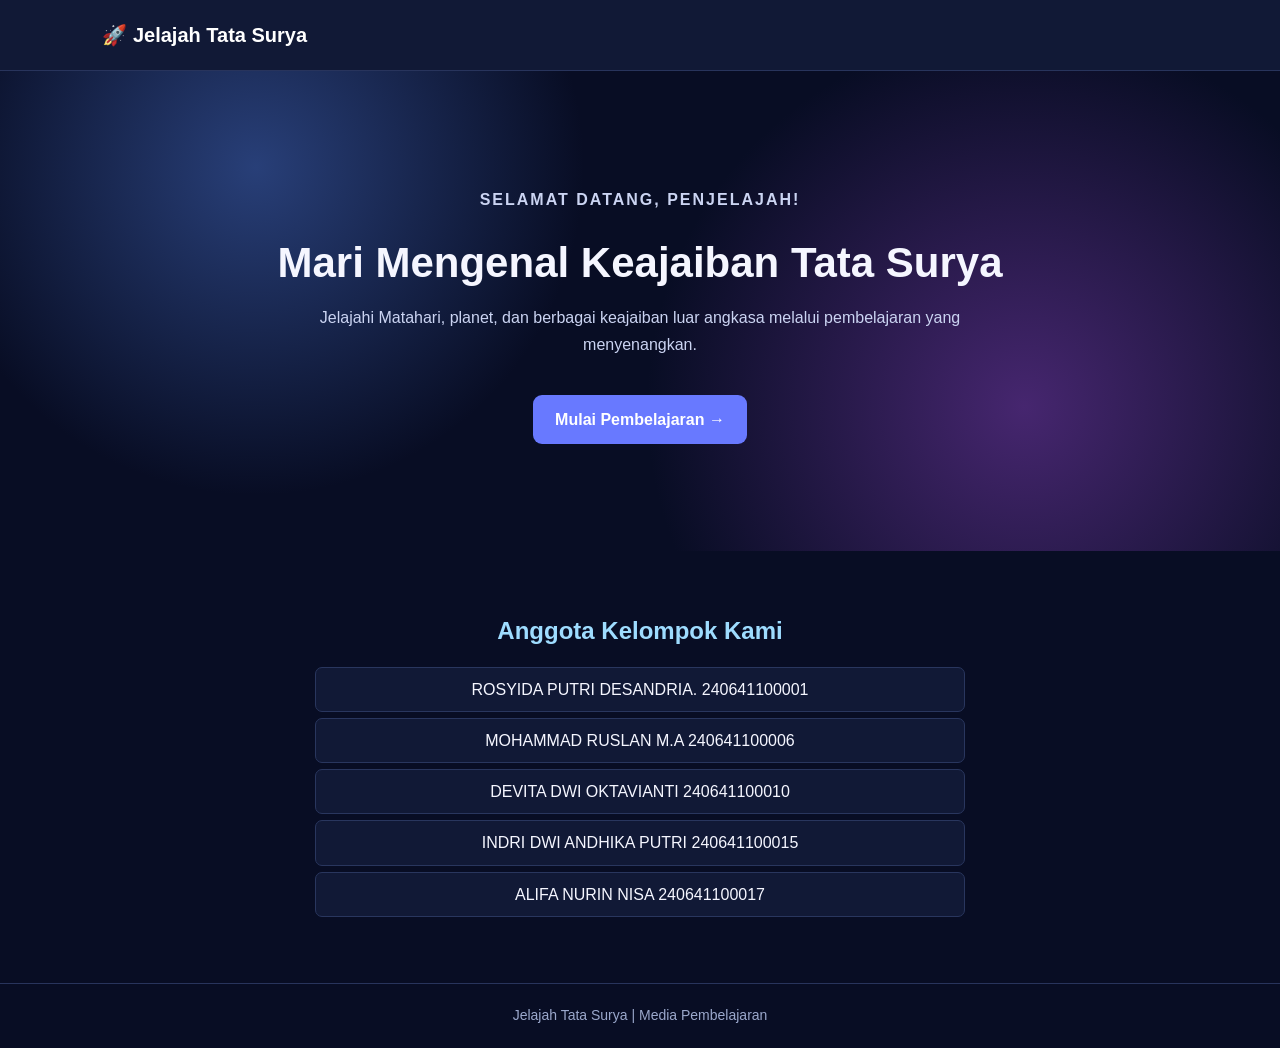
<file: tata surya/index.html>
<!DOCTYPE html>
<html lang="id">
<head>
    <meta charset="UTF-8">
    <meta name="viewport" content="width=device-width, initial-scale=1.0">
    <title>Jelajah Tata Surya</title>
    <link rel="stylesheet" href="style.css">
</head>
<body>

    <header class="navbar">
        <h2>🚀 Jelajah Tata Surya</h2>
    </header>

    <main>
        <section class="hero">
            <p class="label">SELAMAT DATANG, PENJELAJAH!</p>
            <h1>Mari Mengenal Keajaiban Tata Surya</h1>
            <p>
                Jelajahi Matahari, planet, dan berbagai keajaiban
                luar angkasa melalui pembelajaran yang menyenangkan.
            </p>
            <a href="menu.html" class="tombol">Mulai Pembelajaran →</a>
        </section>

        <section class="anggota">
            <h2>Anggota Kelompok Kami</h2>
            <p>ROSYIDA PUTRI DESANDRIA. 240641100001</p>
            <p>MOHAMMAD RUSLAN M.A 240641100006</p>
            <p>DEVITA DWI OKTAVIANTI 240641100010</p>
            <p>INDRI DWI ANDHIKA PUTRI 240641100015</p>
            <p>ALIFA NURIN NISA 240641100017</p>
        </section>
    </main>

    <footer>
        <p>Jelajah Tata Surya | Media Pembelajaran</p>
    </footer>

</body>
</html>
</file>
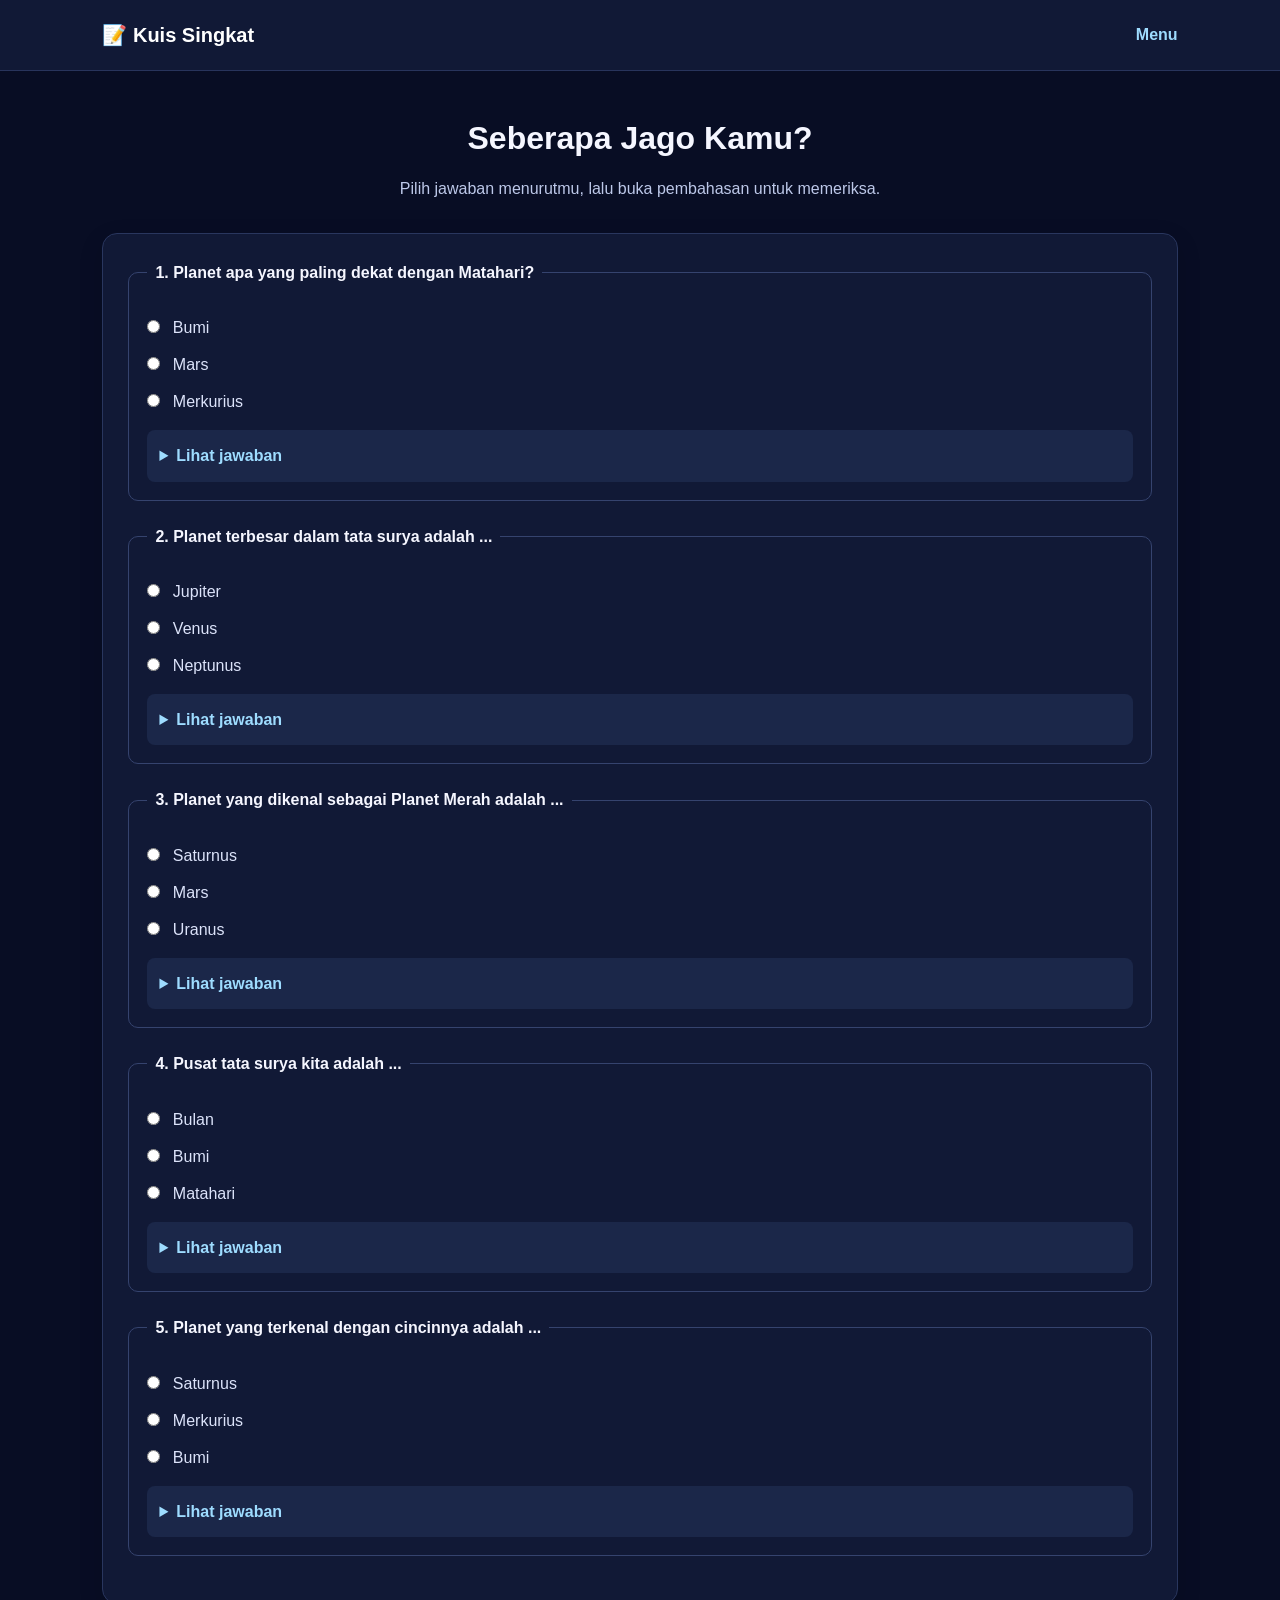
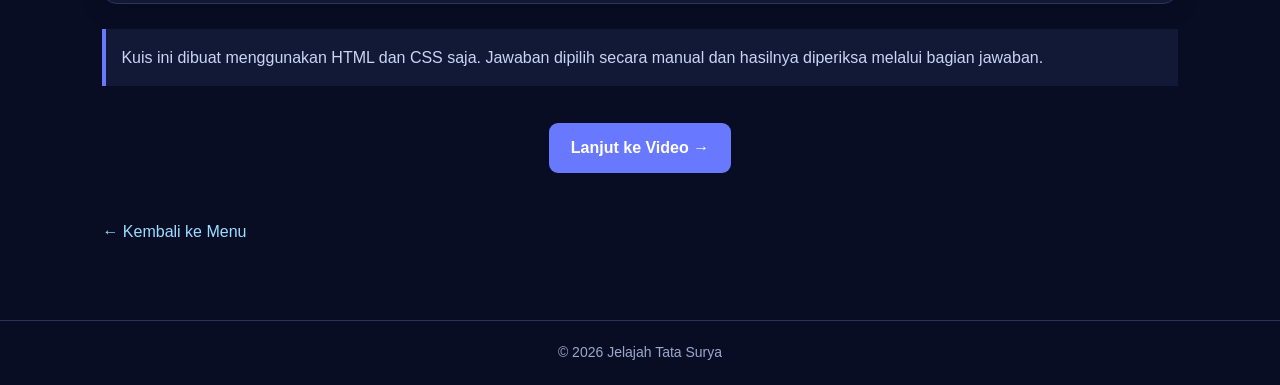
<file: tata surya/kuis.html>
<!DOCTYPE html>
<html lang="id">
<head>
    <meta charset="UTF-8">
    <meta name="viewport" content="width=device-width, initial-scale=1.0">
    <title>Kuis Tata Surya</title>
    <link rel="stylesheet" href="style.css">
</head>
<body>

    <header class="navbar">
        <h2>📝 Kuis Singkat</h2>
        <a href="menu.html" class="link-nav">Menu</a>
    </header>

    <main class="container">
        <section class="judul-halaman">
            <h1>Seberapa Jago Kamu?</h1>
            <p>Pilih jawaban menurutmu, lalu buka pembahasan untuk memeriksa.</p>
        </section>

        <form class="kartu kuis">
            <fieldset>
                <legend>1. Planet apa yang paling dekat dengan Matahari?</legend>
                <label><input type="radio" name="soal1"> Bumi</label>
                <label><input type="radio" name="soal1"> Mars</label>
                <label><input type="radio" name="soal1"> Merkurius</label>
                <details>
                    <summary>Lihat jawaban</summary>
                    <p>Jawaban: Merkurius.</p>
                </details>
            </fieldset>

            <fieldset>
                <legend>2. Planet terbesar dalam tata surya adalah ...</legend>
                <label><input type="radio" name="soal2"> Jupiter</label>
                <label><input type="radio" name="soal2"> Venus</label>
                <label><input type="radio" name="soal2"> Neptunus</label>
                <details>
                    <summary>Lihat jawaban</summary>
                    <p>Jawaban: Jupiter.</p>
                </details>
            </fieldset>

            <fieldset>
                <legend>3. Planet yang dikenal sebagai Planet Merah adalah ...</legend>
                <label><input type="radio" name="soal3"> Saturnus</label>
                <label><input type="radio" name="soal3"> Mars</label>
                <label><input type="radio" name="soal3"> Uranus</label>
                <details>
                    <summary>Lihat jawaban</summary>
                    <p>Jawaban: Mars.</p>
                </details>
            </fieldset>

            <fieldset>
                <legend>4. Pusat tata surya kita adalah ...</legend>
                <label><input type="radio" name="soal4"> Bulan</label>
                <label><input type="radio" name="soal4"> Bumi</label>
                <label><input type="radio" name="soal4"> Matahari</label>
                <details>
                    <summary>Lihat jawaban</summary>
                    <p>Jawaban: Matahari.</p>
                </details>
            </fieldset>

            <fieldset>
                <legend>5. Planet yang terkenal dengan cincinnya adalah ...</legend>
                <label><input type="radio" name="soal5"> Saturnus</label>
                <label><input type="radio" name="soal5"> Merkurius</label>
                <label><input type="radio" name="soal5"> Bumi</label>
                <details>
                    <summary>Lihat jawaban</summary>
                    <p>Jawaban: Saturnus.</p>
                </details>
            </fieldset>
        </form>

        <p class="catatan">
            Kuis ini dibuat menggunakan HTML dan CSS saja. Jawaban dipilih
            secara manual dan hasilnya diperiksa melalui bagian jawaban.
        </p>

        <div class="tengah">
            <a href="video.html" class="tombol">Lanjut ke Video →</a>
        </div>

        <a href="menu.html" class="kembali">← Kembali ke Menu</a>
    </main>

    <footer>
        <p>© 2026 Jelajah Tata Surya</p>
    </footer>

</body>
</html>
</file>
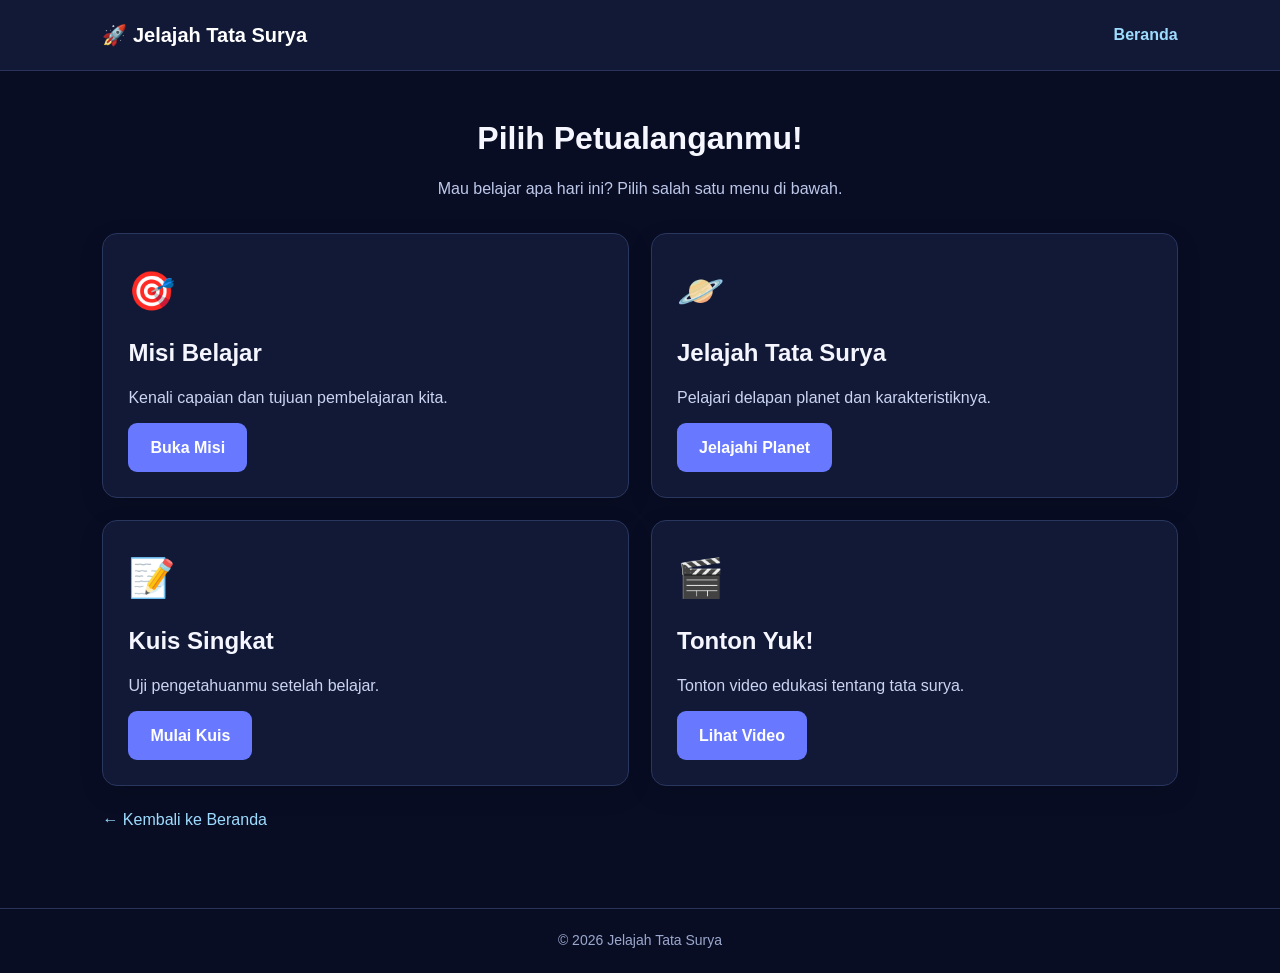
<file: tata surya/menu.html>
<!DOCTYPE html>
<html lang="id">
<head>
    <meta charset="UTF-8">
    <meta name="viewport" content="width=device-width, initial-scale=1.0">
    <title>Menu Pembelajaran</title>
    <link rel="stylesheet" href="style.css">
</head>
<body>

    <header class="navbar">
        <h2>🚀 Jelajah Tata Surya</h2>
        <a href="index.html" class="link-nav">Beranda</a>
    </header>

    <main class="container">
        <section class="judul-halaman">
            <h1>Pilih Petualanganmu!</h1>
            <p>Mau belajar apa hari ini? Pilih salah satu menu di bawah.</p>
        </section>

        <section class="grid-menu">
            <article class="kartu">
                <div class="ikon">🎯</div>
                <h2>Misi Belajar</h2>
                <p>Kenali capaian dan tujuan pembelajaran kita.</p>
                <a href="misi.html" class="tombol">Buka Misi</a>
            </article>

            <article class="kartu">
                <div class="ikon">🪐</div>
                <h2>Jelajah Tata Surya</h2>
                <p>Pelajari delapan planet dan karakteristiknya.</p>
                <a href="planet.html" class="tombol">Jelajahi Planet</a>
            </article>

            <article class="kartu">
                <div class="ikon">📝</div>
                <h2>Kuis Singkat</h2>
                <p>Uji pengetahuanmu setelah belajar.</p>
                <a href="kuis.html" class="tombol">Mulai Kuis</a>
            </article>

            <article class="kartu">
                <div class="ikon">🎬</div>
                <h2>Tonton Yuk!</h2>
                <p>Tonton video edukasi tentang tata surya.</p>
                <a href="video.html" class="tombol">Lihat Video</a>
            </article>
        </section>

        <a href="index.html" class="kembali">← Kembali ke Beranda</a>
    </main>

    <footer>
        <p>© 2026 Jelajah Tata Surya</p>
    </footer>

</body>
</html>
</file>
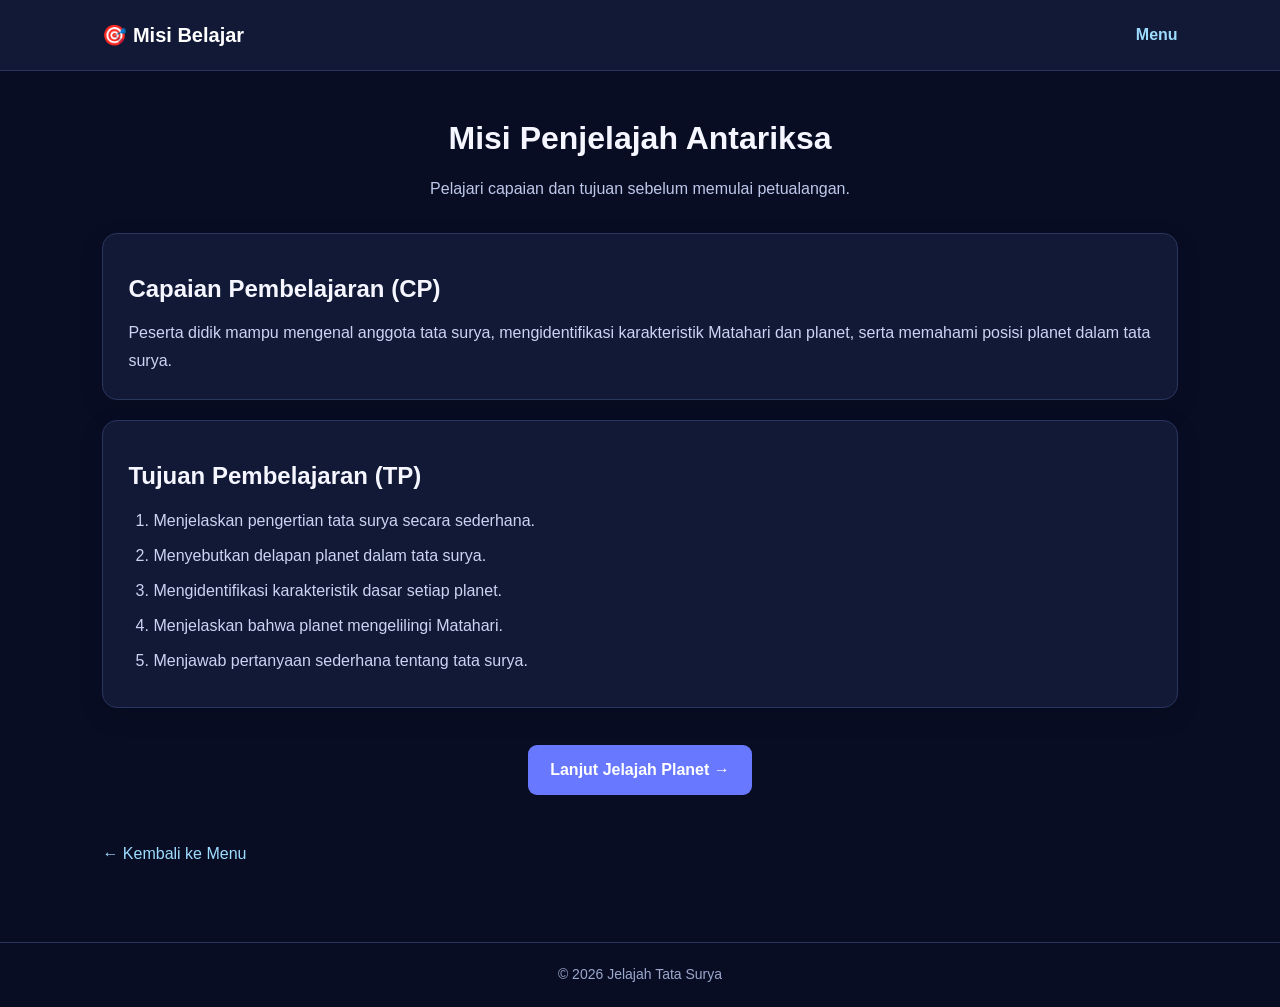
<file: tata surya/misi.html>
<!DOCTYPE html>
<html lang="id">
<head>
    <meta charset="UTF-8">
    <meta name="viewport" content="width=device-width, initial-scale=1.0">
    <title>Misi Belajar</title>
    <link rel="stylesheet" href="style.css">
</head>
<body>

    <header class="navbar">
        <h2>🎯 Misi Belajar</h2>
        <a href="menu.html" class="link-nav">Menu</a>
    </header>

    <main class="container">
        <section class="judul-halaman">
            <h1>Misi Penjelajah Antariksa</h1>
            <p>Pelajari capaian dan tujuan sebelum memulai petualangan.</p>
        </section>

        <section class="kartu isi-misi">
            <h2>Capaian Pembelajaran (CP)</h2>
            <p>
                Peserta didik mampu mengenal anggota tata surya,
                mengidentifikasi karakteristik Matahari dan planet,
                serta memahami posisi planet dalam tata surya.
            </p>
        </section>

        <section class="kartu isi-misi">
            <h2>Tujuan Pembelajaran (TP)</h2>
            <ol>
                <li>Menjelaskan pengertian tata surya secara sederhana.</li>
                <li>Menyebutkan delapan planet dalam tata surya.</li>
                <li>Mengidentifikasi karakteristik dasar setiap planet.</li>
                <li>Menjelaskan bahwa planet mengelilingi Matahari.</li>
                <li>Menjawab pertanyaan sederhana tentang tata surya.</li>
            </ol>
        </section>

        <div class="tengah">
            <a href="planet.html" class="tombol">Lanjut Jelajah Planet →</a>
        </div>

        <a href="menu.html" class="kembali">← Kembali ke Menu</a>
    </main>

    <footer>
        <p>© 2026 Jelajah Tata Surya</p>
    </footer>

</body>
</html>
</file>
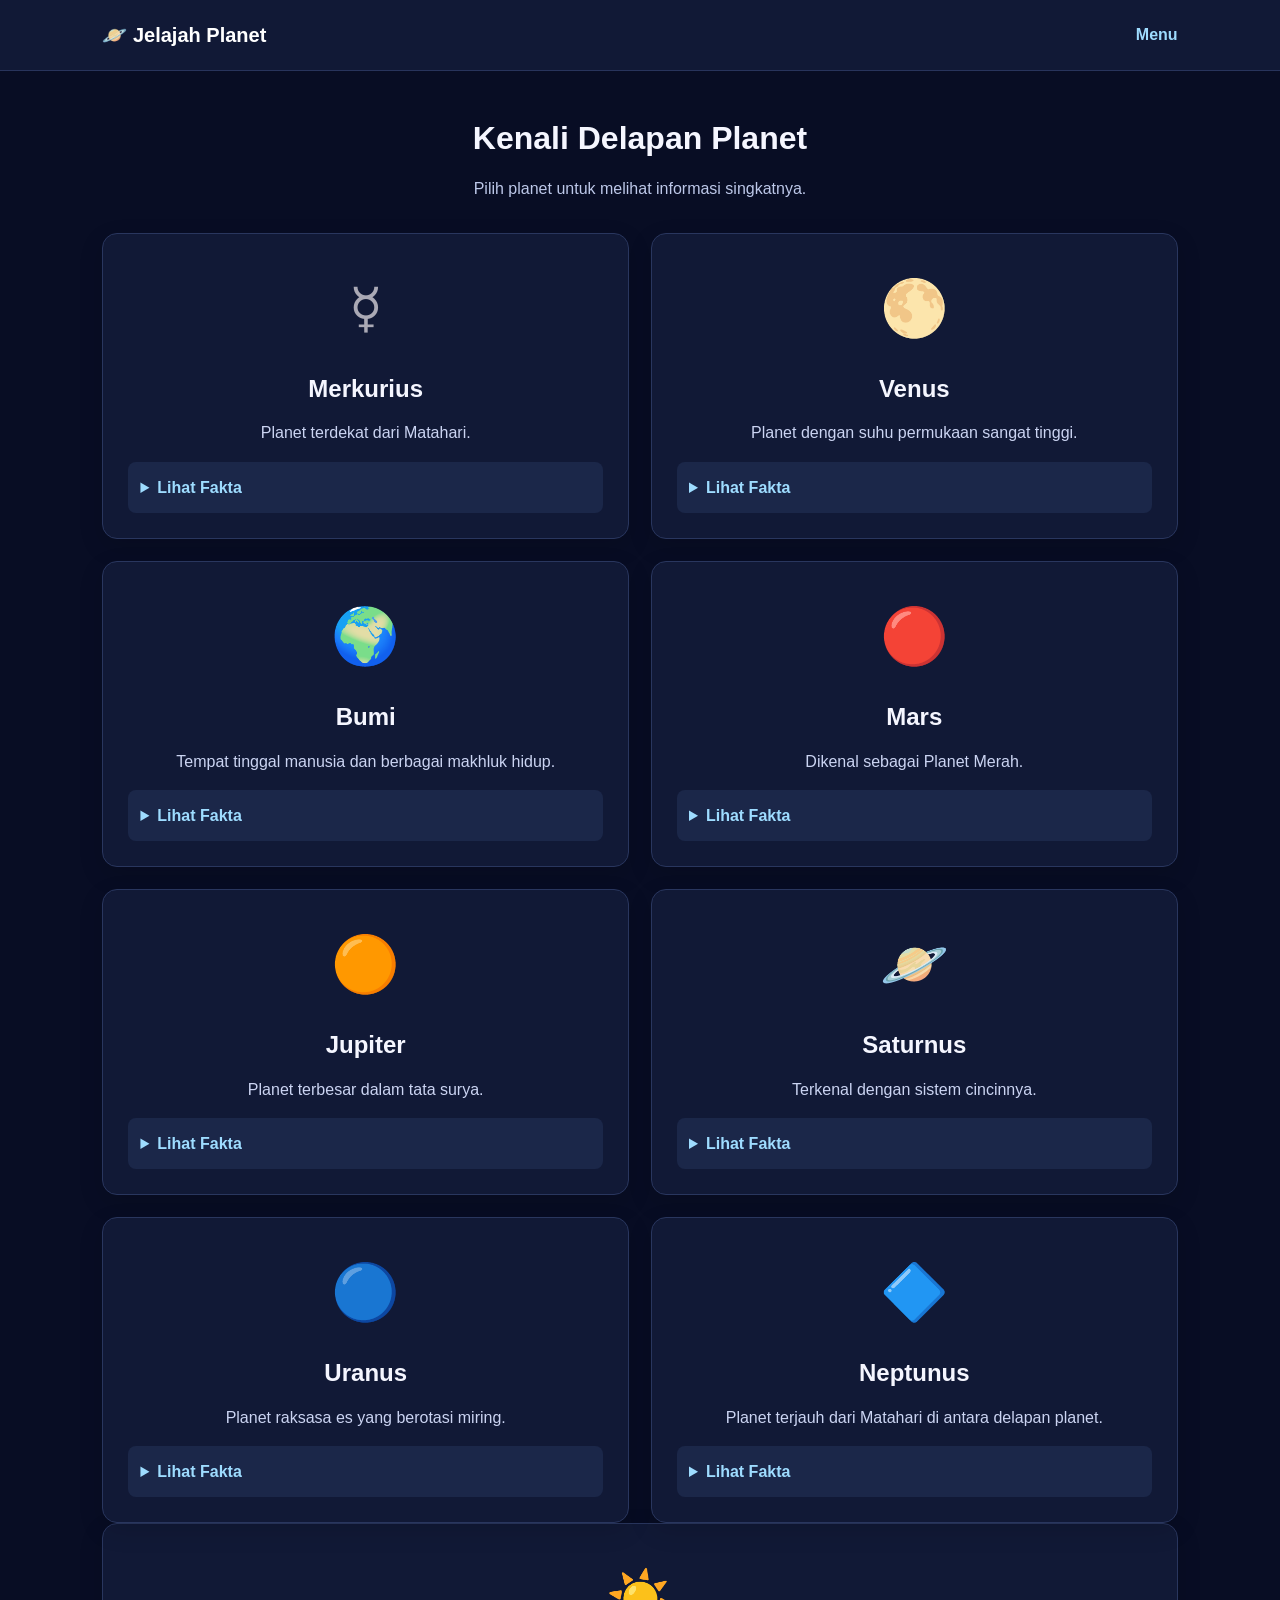
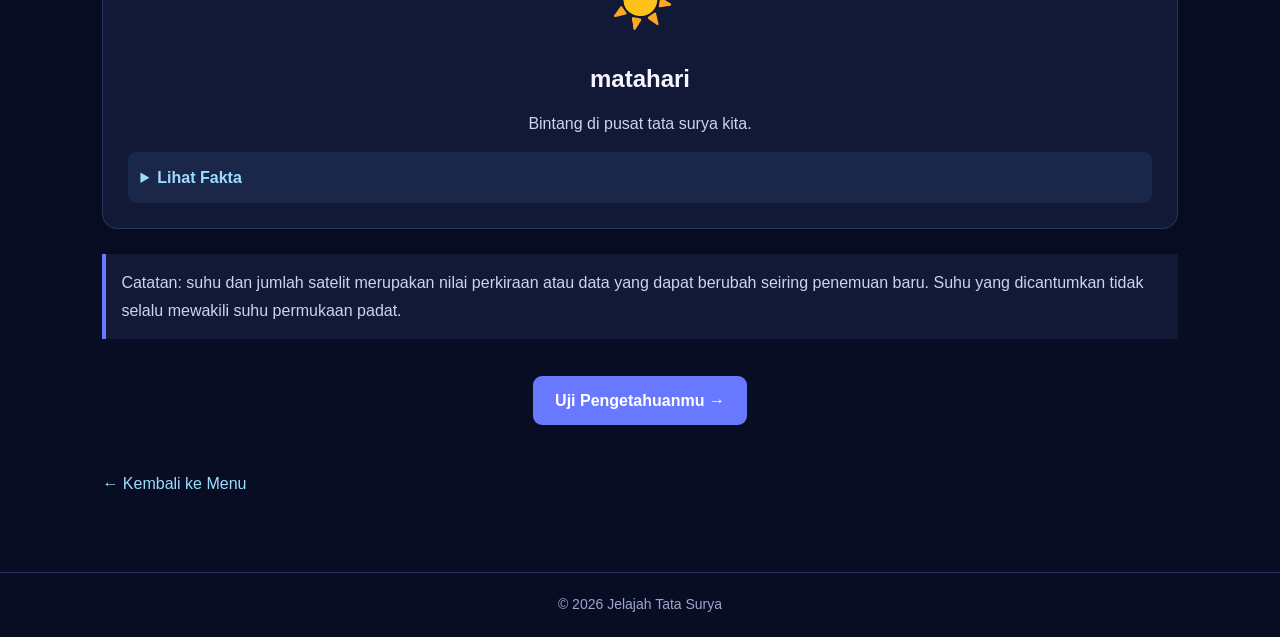
<file: tata surya/planet.html>
<!DOCTYPE html>
<html lang="id">
<head>
    <meta charset="UTF-8">
    <meta name="viewport" content="width=device-width, initial-scale=1.0">
    <title>Jelajah Planet</title>
    <link rel="stylesheet" href="style.css">
</head>
<body>

    <header class="navbar">
        <h2>🪐 Jelajah Planet</h2>
        <a href="menu.html" class="link-nav">Menu</a>
    </header>

    <main class="container">
        <section class="judul-halaman">
            <h1>Kenali Delapan Planet</h1>
            <p>Pilih planet untuk melihat informasi singkatnya.</p>
        </section>

        <section class="grid-planet">
            <article class="kartu planet">
                <div class="planet-icon merkurius">☿</div>
                <h2>Merkurius</h2>
                <p>Planet terdekat dari Matahari.</p>
                <details>
                    <summary>Lihat Fakta</summary>
                    <p>Diameter: sekitar 4.879 km.</p>
                    <p>Permukaan berbatu, dipenuhi kawah, dan hampir tidak memiliki atmosfer.</p>
                    <p>Merkurius adalah planet terdekat dengan Matahari dan planet terkecil dalam tata surya.</p>
                    <p>Satelit alami: 0.</p>
                </details>
            </article>

            <article class="kartu planet">
                <div class="planet-icon venus">🌕</div>
                <h2>Venus</h2>
                <p>Planet dengan suhu permukaan sangat tinggi.</p>
                <details>
                    <summary>Lihat Fakta</summary>
                    <p>Diameter: sekitar 12.104 km.</p>
                    <p>Venus adalah planet kedua dari Matahari dan sering disebut bintang kejora.</p>
                    <p>Merupakan planet terpanas di tata surya akibat efek rumah kaca yang kuat.</p>
                    <p>Satelit alami: 0.</p>
                </details>
            </article>

            <article class="kartu planet">
                <div class="planet-icon bumi">🌍</div>
                <h2>Bumi</h2>
                <p>Tempat tinggal manusia dan berbagai makhluk hidup.</p>
                <details>
                    <summary>Lihat Fakta</summary>
                    <p>Diameter: sekitar 12.742 km.</p>
                    <p>Bumi adalah planet ketiga dari Matahari dan satu-satunya planet yang diketahui mendukung kehidupan. </p>
                    <p>Permukaannya terdiri atas daratan dan lautan. Serta memiliki atmosfer yang mengandung nitrogen dan oksigen.</p>
                    <p>Satelit alami: 1, yaitu Bulan.</p>
                </details>
            </article>

            <article class="kartu planet">
                <div class="planet-icon mars">🔴</div>
                <h2>Mars</h2>
                <p>Dikenal sebagai Planet Merah.</p>
                <details>
                    <summary>Lihat Fakta</summary>
                    <p>Diameter: sekitar 6.779 km.</p>
                    <p>Mars adalah planet keempat dari Matahari yang dikenal sebagai planet merah karena permukaannya mengandung oksida besi.</p>
                    <p>Mars memiliki atmosfer tipis yang sebagian besar terdiri atas karbon dioksida.</p>
                    <p>Satelit alami: 2, Phobos dan Deimos.</p>
                </details>
            </article>

            <article class="kartu planet">
                <div class="planet-icon jupiter">🟠</div>
                <h2>Jupiter</h2>
                <p>Planet terbesar dalam tata surya.</p>
                <details>
                    <summary>Lihat Fakta</summary>
                    <p>Diameter: sekitar 139.820 km.</p>
                    <p>Jupiter adalah planet kelima dari Matahari dan planet terbesar dalam tata surya.</p>
                    <p>Planet ini merupakan raksasa gas yang terutama tersusun atas hidrogen dan helium. Jarak dari Matahari: sekitar 778,6 juta km.</p>
                    <p>Satelit alami: 101 yang telah dikonfirmasi saat ini.</p>
                </details>
            </article>

            <article class="kartu planet">
                <div class="planet-icon saturnus">🪐</div>
                <h2>Saturnus</h2>
                <p>Terkenal dengan sistem cincinnya.</p>
                <details>
                    <summary>Lihat Fakta</summary>
                    <p>Diameter: sekitar 116.460 km.</p>
                    <p>Saturnus adalah planet keenam dari Matahari dan merupakan raksasa gas yang terkenal karena sistem cincinnya yang paling mencolok. </p>
                    <p>Merupakan planet terbesar kedua setelah Jupiter. Cincinnya tersusun terutama dari partikel es, debu, dan batuan.</p>
                    <p>Satelit alami: 285 yang telah dikonfirmasi saat ini.</p>
                </details>
            </article>

            <article class="kartu planet">
                <div class="planet-icon uranus">🔵</div>
                <h2>Uranus</h2>
                <p>Planet raksasa es yang berotasi miring.</p>
                <details>
                    <summary>Lihat Fakta</summary>
                    <p>Diameter: sekitar 50.724 km.</p>
                    <p>Suhu puncak awan: sekitar -195°C. Uranus adalah planet ketujuh dari Matahari dan tergolong raksasa es.</p>
                    <p>Warna biru kehijauannya disebabkan oleh metana di atmosfer yang menyerap cahaya merah. Jarak dari Matahari: sekitar 2,87 miliar km.</p>
                    <p>Satelit alami: 29 yang telah dikonfirmasi saat ini.</p>
                </details>
            </article>

            <article class="kartu planet">
                <div class="planet-icon neptunus">🔷</div>
                <h2>Neptunus</h2>
                <p>Planet terjauh dari Matahari di antara delapan planet.</p>
                <details>
                    <summary>Lihat Fakta</summary>
                    <p>Diameter: sekitar 49.244 km.</p>
                    <p>Neptunus adalah planet kedelapan dan terjauh dari Matahari. Planet ini termasuk raksasa es dan memiliki atmosfer yang didominasi hidrogen, helium, serta metana.</p>
                    <p>Jarak dari Matahari: sekitar 4,50 miliar km.</p>
                    <p>Satelit alami: 16 yang telah dikonfirmasi saat ini.</p>
                </details>
            </article>
        </section>
                    <article class="kartu planet">
                <div class="planet-icon neptunus">☀️</div>
                <h2>matahari</h2>
                <p>Bintang di pusat tata surya kita.</p>
                <details>
                    <summary>Lihat Fakta</summary>
                    <p>Diameter: sekitar 1.392.700 km.</p>
                    <p>Matahari disebut bintang karena dapat menghasilkan cahaya dan panasnya sendiri.</p>
                    <p>Semua planet, termasuk bumi bergerak mengelilingi Matahari karena adanya gaya gravitasi.</p>
                    <p>Satelit alami: 16 yang telah dikonfirmasi saat ini.</p>
                </details>
            </article>
        </section>

        <p class="catatan">
            Catatan: suhu dan jumlah satelit merupakan nilai perkiraan atau
            data yang dapat berubah seiring penemuan baru. Suhu yang dicantumkan
            tidak selalu mewakili suhu permukaan padat.
        </p>

        <div class="tengah">
            <a href="kuis.html" class="tombol">Uji Pengetahuanmu →</a>
        </div>

        <a href="menu.html" class="kembali">← Kembali ke Menu</a>
    </main>

    <footer>
        <p>© 2026 Jelajah Tata Surya</p>
    </footer>

</body>
</html>
</file>
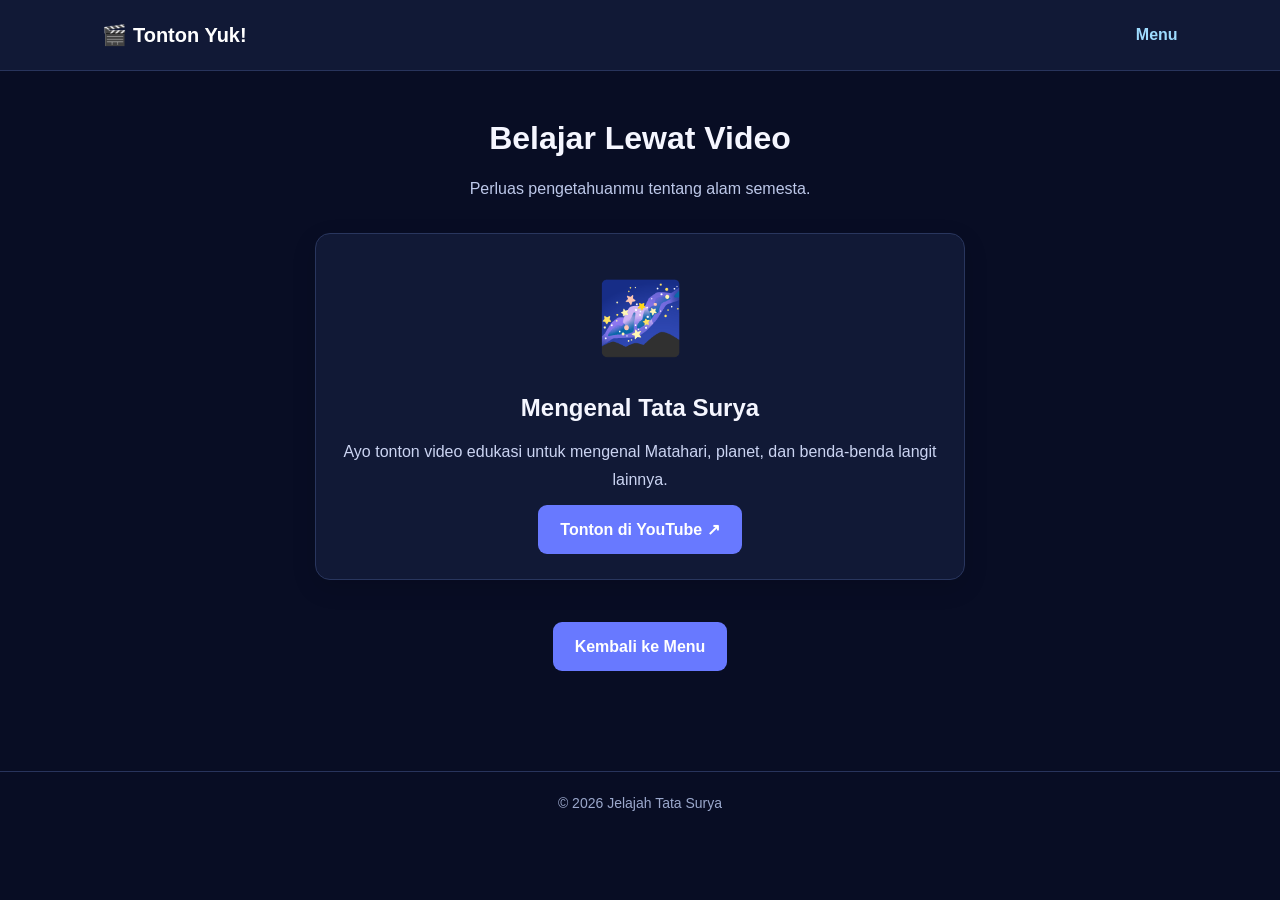
<file: tata surya/video.html>
<!DOCTYPE html>
<html lang="id">
<head>
    <meta charset="UTF-8">
    <meta name="viewport" content="width=device-width, initial-scale=1.0">
    <title>Video Tata Surya</title>
    <link rel="stylesheet" href="style.css">
</head>
<body>

    <header class="navbar">
        <h2>🎬 Tonton Yuk!</h2>
        <a href="menu.html" class="link-nav">Menu</a>
    </header>

    <main class="container">
        <section class="judul-halaman">
            <h1>Belajar Lewat Video</h1>
            <p>Perluas pengetahuanmu tentang alam semesta.</p>
        </section>

        <section class="kartu video">
            <div class="ikon-video">🌌</div>
            <h2>Mengenal Tata Surya</h2>
            <p>
                Ayo tonton video edukasi untuk mengenal Matahari,
                planet, dan benda-benda langit lainnya.
            </p>
            <a
                href="https://www.youtube.com/results?search_query=video+pembelajaran+tata+surya+untuk+pelajar"
                target="_blank"
                rel="noopener noreferrer"
                class="tombol"
            >
                Tonton di YouTube ↗
            </a>
        </section>

        <div class="tengah">
            <a href="menu.html" class="tombol">Kembali ke Menu</a>
        </div>
    </main>

    <footer>
        <p>© 2026 Jelajah Tata Surya</p>
    </footer>

</body>
</html>
</file>
<file: tata surya/style.css>
/* PENGATURAN DASAR */
* {
    box-sizing: border-box;
    margin: 0;
    padding: 0;
}

body {
    font-family: Arial, Helvetica, sans-serif;
    background: #080d24;
    color: #f5f6ff;
    line-height: 1.7;
}

a {
    text-decoration: none;
    color: inherit;
}

/* NAVIGASI */
.navbar {
    display: flex;
    justify-content: space-between;
    align-items: center;
    padding: 18px 8%;
    background: #111936;
    border-bottom: 1px solid #28345c;
}

.navbar h2 {
    font-size: 20px;
    color: #ffffff;
}

.link-nav {
    color: #9edcff;
    font-weight: bold;
}

/* HALAMAN UTAMA */
.hero {
    min-height: 480px;
    padding: 100px 20px;
    text-align: center;
    background:
        radial-gradient(circle at 20% 20%, #283f78 0, transparent 30%),
        radial-gradient(circle at 80% 70%, #46266f 0, transparent 35%),
        #080d24;
}

.hero h1 {
    max-width: 800px;
    margin: 15px auto;
    font-size: 42px;
    line-height: 1.2;
}

.hero p {
    max-width: 650px;
    margin: 15px auto 25px;
    color: #cbd4f2;
}

.label {
    color: #8edcff;
    font-weight: bold;
    letter-spacing: 2px;
}

/* TOMBOL */
.tombol {
    display: inline-block;
    margin-top: 12px;
    padding: 11px 22px;
    border: none;
    border-radius: 9px;
    background: #6879ff;
    color: white;
    font-weight: bold;
    cursor: pointer;
    transition: 0.2s;
}

.tombol:hover {
    background: #8793ff;
    transform: translateY(-2px);
}

/* BAGIAN ANGGOTA KELOMPOK */
.anggota {
    max-width: 700px;
    margin: 35px auto;
    padding: 25px;
    text-align: center;
}

.anggota h2 {
    margin-bottom: 15px;
    color: #9edcff;
}

.anggota p {
    padding: 8px;
    margin: 6px 0;
    border: 1px solid #29365e;
    border-radius: 7px;
    background: #111936;
}

/* KONTEN UMUM */
.container {
    width: 84%;
    max-width: 1150px;
    margin: 0 auto;
    padding: 40px 0;
}

.judul-halaman {
    margin-bottom: 30px;
    text-align: center;
}

.judul-halaman h1 {
    margin-bottom: 10px;
    font-size: 32px;
}

.judul-halaman p {
    color: #bdc8e9;
}

/* KARTU MENU DAN KARTU PLANET */
.grid-menu,
.grid-planet {
    display: grid;
    grid-template-columns: repeat(2, minmax(0, 1fr));
    gap: 22px;
}

.kartu {
    padding: 25px;
    border: 1px solid #29365e;
    border-radius: 15px;
    background: #111936;
    box-shadow: 0 8px 24px #00000020;
}

.kartu h2 {
    margin: 10px 0;
}

.kartu p {
    color: #cbd4f2;
}

.ikon {
    font-size: 38px;
}

.planet {
    text-align: center;
}

.planet-icon {
    display: flex;
    justify-content: center;
    align-items: center;
    min-height: 100px;
    font-size: 55px;
}

.merkurius {
    color: #aaa9b5;
}

.venus {
    color: #f3bd76;
}

.bumi {
    color: #75c7ff;
}

.mars {
    color: #ff827c;
}

.jupiter {
    color: #e5b17c;
}

.saturnus {
    color: #e9d49c;
}

.uranus {
    color: #7ce5e9;
}

.neptunus {
    color: #668cff;
}

/* DETAIL INFORMASI */
details {
    margin-top: 15px;
    padding: 12px;
    border-radius: 8px;
    background: #1b2749;
    text-align: left;
}

summary {
    color: #9edcff;
    font-weight: bold;
    cursor: pointer;
}

details p {
    margin-top: 8px;
}

/* MISI BELAJAR */
.isi-misi {
    margin-bottom: 20px;
}

.isi-misi ol {
    padding-left: 25px;
    color: #cbd4f2;
}

.isi-misi li {
    margin: 8px 0;
}

/* KUIS */
.kuis fieldset {
    margin-bottom: 22px;
    padding: 18px;
    border: 1px solid #35436e;
    border-radius: 10px;
}

.kuis legend {
    padding: 0 8px;
    font-weight: bold;
}

.kuis label {
    display: block;
    margin: 10px 0;
    color: #dce3fa;
    cursor: pointer;
}

.kuis input {
    margin-right: 8px;
    accent-color: #8793ff;
}

.catatan {
    margin: 25px 0;
    padding: 15px;
    border-left: 4px solid #6879ff;
    background: #111936;
    color: #cbd4f2;
}

/* VIDEO */
.video {
    max-width: 650px;
    margin: 0 auto 30px;
    text-align: center;
}

.ikon-video {
    font-size: 70px;
}

/* TOMBOL KEMBALI DAN FOOTER */
.tengah {
    margin: 25px 0;
    text-align: center;
}

.kembali {
    display: inline-block;
    margin-top: 20px;
    color: #9edcff;
}

footer {
    margin-top: 35px;
    padding: 20px;
    border-top: 1px solid #28345c;
    text-align: center;
    color: #9ba8cc;
    font-size: 14px;
}

/* TAMPILAN HP */
@media (max-width: 650px) {
    .navbar {
        padding: 15px 5%;
        gap: 12px;
    }

    .navbar h2 {
        font-size: 17px;
    }

    .hero {
        min-height: 400px;
        padding: 75px 20px;
    }

    .hero h1 {
        font-size: 31px;
    }

    .container {
        width: 90%;
        padding: 30px 0;
    }

    .judul-halaman h1 {
        font-size: 27px;
    }

    .grid-menu,
    .grid-planet {
        grid-template-columns: 1fr;
    }

    .anggota {
        margin: 20px;
        padding: 10px;
    }

    .anggota p {
        overflow-wrap: anywhere;
        font-size: 14px;
    }
}
</file>
